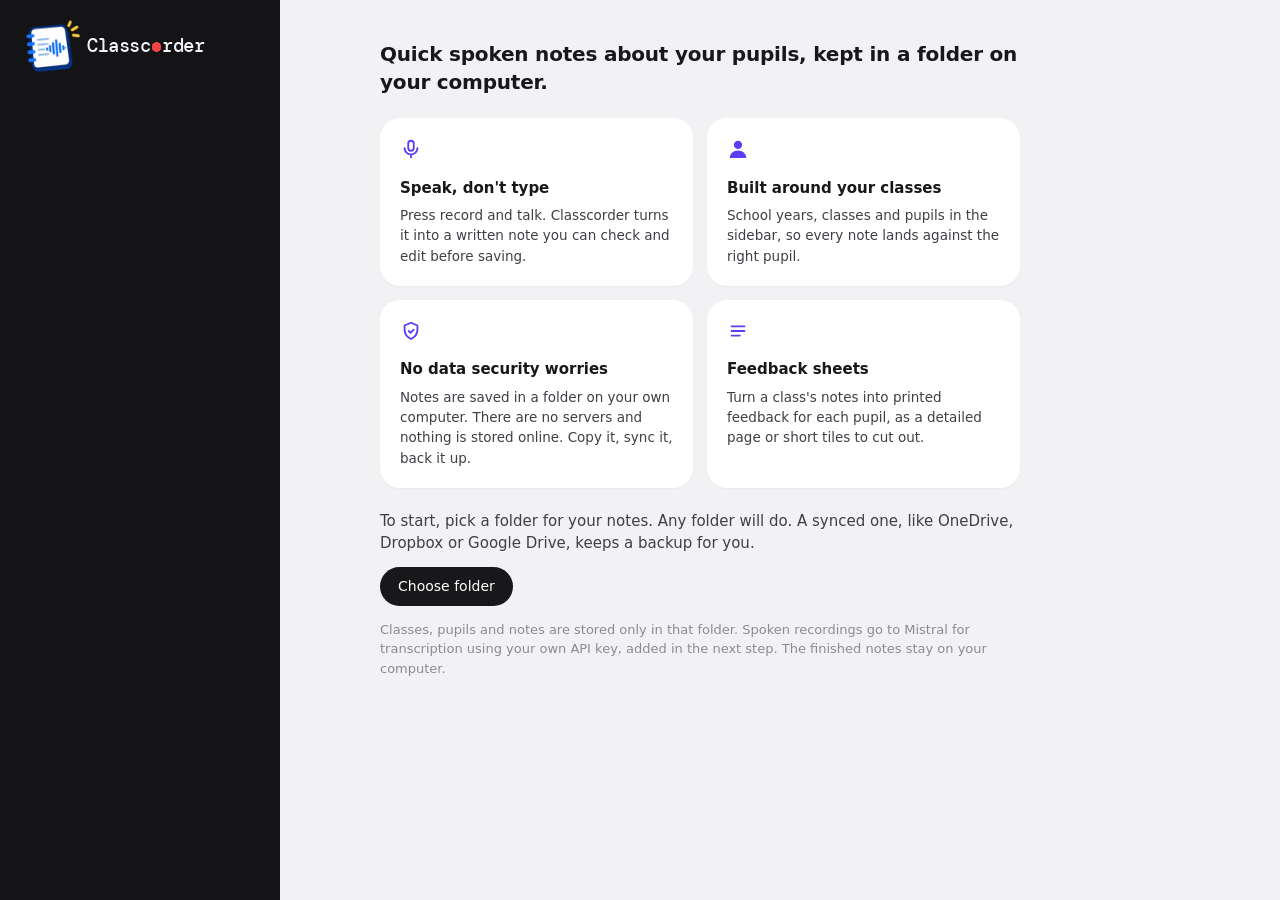
<file: app/static/index.html>
<!doctype html>
<html lang="en">
<head>
<meta charset="utf-8">
<meta name="viewport" content="width=device-width, initial-scale=1">
<!-- Only this site's own scripts may run, and the page may only connect to Mistral. -->
<meta http-equiv="Content-Security-Policy" content="default-src 'self'; script-src 'self'; style-src 'self'; connect-src 'self' https://api.mistral.ai; img-src 'self' data:; media-src 'self' blob:; object-src 'none'; base-uri 'none'; form-action 'none'">
<meta name="referrer" content="no-referrer">
<title>Classcorder</title>
<link rel="icon" type="image/png" href="./images/favicon.png">
<link rel="apple-touch-icon" href="./images/apple-touch-icon.png">
<link rel="stylesheet" href="./app.css">
<script type="module" src="./app.js"></script>
</head>
<body>
<div class="layout">
  <aside>
    <div class="brand">
      <img class="logo" src="./images/logo.png" alt="">
      <span class="wordmark" aria-hidden="true">Classc<span class="rec-o"></span>rder</span>
      <span class="sr-only">Classcorder</span>
    </div>
    <button class="side-link" id="nav-feedback" hidden><span class="ico i-note"></span> Feedback sheets</button>
    <div class="find" id="find-box" hidden>
      <span class="ico i-search"></span>
      <input type="search" id="find" placeholder="Find pupil" autocomplete="off" spellcheck="false"
        role="combobox" aria-expanded="false" aria-controls="find-results" aria-label="Find pupil">
      <kbd>/</kbd>
      <ul class="find-results" id="find-results" role="listbox" hidden></ul>
    </div>
    <nav class="tree" id="tree" aria-label="Recent pupils, school years and classes"></nav>
    <button class="btn add-class" id="add-class" hidden></button>
    <button class="side-link" id="nav-settings" hidden><span class="ico i-settings"></span> Settings</button>
  </aside>
  <nav id="roster" aria-label="Pupils in the class" hidden></nav>
  <main id="main"></main>
</div>
<dialog class="modal" id="modal" aria-labelledby="modal-title"></dialog>
<dialog class="modal" id="confirm" aria-labelledby="confirm-title"></dialog>

<template id="folder-view">
  <div class="intro">
    <p class="intro-tagline">Quick spoken notes about your pupils, kept in a folder on your computer.</p>
    <div class="intro-features">
      <div class="intro-feature">
        <span class="ico i-mic"></span>
        <h3>Speak, don't type</h3>
        <p>Press record and talk. Classcorder turns it into a written note you can check and edit before saving.</p>
      </div>
      <div class="intro-feature">
        <span class="ico i-person"></span>
        <h3>Built around your classes</h3>
        <p>School years, classes and pupils in the sidebar, so every note lands against the right pupil.</p>
      </div>
      <div class="intro-feature">
        <span class="ico i-shield"></span>
        <h3>No data security worries</h3>
        <p>Notes are saved in a folder on your own computer. There are no servers and nothing is stored online. Copy it, sync it, back it up.</p>
      </div>
      <div class="intro-feature">
        <span class="ico i-note"></span>
        <h3>Feedback sheets</h3>
        <p>Turn a class's notes into printed feedback for each pupil, as a detailed page or short tiles to cut out.</p>
      </div>
    </div>
    <p class="intro-lead">To start, pick a folder for your notes. Any folder will do. A synced one, like OneDrive, Dropbox or Google Drive, keeps a backup for you.</p>
    <p id="folder-hint" hidden>Your browser needs permission to use the folder again.</p>
    <div class="row">
      <button class="btn primary" id="folder-button">Choose folder</button>
      <span class="status" id="folder-status"></span>
    </div>
    <p class="intro-fine">Classes, pupils and notes are stored only in that folder. Spoken recordings go to Mistral for transcription using your own API key, added in the next step. The finished notes stay on your computer.</p>
  </div>
</template>

<template id="year-modal">
  <form class="modal-form">
    <header>
      <h2 id="modal-title"></h2>
      <p class="sub">Each school year's classes, pupils and notes are kept in their own file in the Data folder.</p>
    </header>
    <div class="modal-body">
      <label class="check" id="y-copy-row">
        <input type="checkbox" id="y-copy" checked>
        <span><strong id="y-copy-title"></strong><span class="sub">Notes aren't copied. They stay with the old year.</span></span>
      </label>
      <p class="status error" id="y-error"></p>
    </div>
    <footer>
      <span class="spacer"></span>
      <button type="button" class="btn" data-close>Cancel</button>
      <button class="btn primary">Start school year</button>
    </footer>
  </form>
</template>

<template id="class-modal">
  <form class="modal-form wide">
    <header>
      <h2 id="modal-title"></h2>
      <p class="sub" id="m-sub"></p>
    </header>
    <div class="modal-body">
      <label class="field">Class name
        <input id="m-name" placeholder="For example 7B or Year 3 Maple" autocomplete="off">
      </label>
      <section class="field" id="m-pupils-section">
        <span>Pupils <span class="count" id="m-count"></span></span>
        <ul class="pupil-edit" id="m-pupils"></ul>
        <p class="status error" id="m-summary"></p>
      </section>
      <label class="field"><span>Add pupils <span class="count" id="m-add-count"></span></span>
        <textarea id="m-add" placeholder="One name per line. You can paste a column of names from a spreadsheet."></textarea>
      </label>
      <p class="status error" id="m-error"></p>
    </div>
    <footer>
      <button type="button" class="btn danger" id="m-delete">Delete class</button>
      <span class="spacer"></span>
      <button type="button" class="btn" data-close>Cancel</button>
      <button class="btn primary" id="m-save">Save</button>
    </footer>
  </form>
</template>

<template id="feedback-view">
  <header class="page-head">
    <div>
      <p class="eyebrow" id="f-year"></p>
      <h2>Feedback sheets</h2>
    </div>
  </header>
  <section class="wizard" id="f-wizard">
    <ol class="stepper" id="f-stepper"></ol>

    <div class="step" data-step="1">
      <h3>Which class?</h3>
      <div class="choices" id="f-classes"></div>
    </div>

    <div class="step" data-step="2">
      <h3>Which notes?</h3>
      <p class="step-sub">Feedback is written from the notes made on one day.</p>
      <div class="choices" id="f-periods"></div>
    </div>

    <div class="step" data-step="3">
      <h3>Which layout?</h3>
      <div class="choices layouts" id="f-layouts"></div>
    </div>

    <div class="step" data-step="4">
      <h3>Set up the sheets</h3>
      <div class="option-groups">
        <fieldset class="option-group">
          <legend>On each sheet</legend>
          <label class="field-dark">Heading
            <input id="f-heading" placeholder="For example 7EF Dance feedback" autocomplete="off">
          </label>
          <label class="field-dark">Date
            <input type="date" id="f-date">
          </label>
          <label class="check-dark"><input type="checkbox" id="f-showName"> Pupil name</label>
          <div class="check-dark">
            <label><input type="checkbox" id="f-showScore"> Score</label>
            <label class="score-out-label" id="f-score-out-label">out of <input type="number" id="f-score-out" min="1" max="1000" inputmode="numeric"></label>
          </div>
          <label class="check-dark"><input type="checkbox" id="f-showFooter"> Your name and the date</label>
          <p class="option-note" id="f-teacher-note"></p>
        </fieldset>
        <fieldset class="option-group">
          <legend>Who gets a sheet</legend>
          <label class="check-dark"><input type="checkbox" id="f-empty"> Pupils with no notes, to fill in by hand</label>
          <label class="check-dark"><input type="checkbox" id="f-copies"> A copy for each member of a group</label>
        </fieldset>
      </div>
      <section class="option-group sheet-list">
        <h4 class="legend">Sheets</h4>
        <p class="option-note">Untick a sheet to leave it out. Pupils who share the same notes start out in a group, which gets one sheet; move pupils between groups with the menus.</p>
        <div id="f-sheets"></div>
      </section>
    </div>

    <footer class="wizard-foot">
      <button type="button" class="btn dark" id="f-back">Back</button>
      <p class="status" id="f-status"></p>
      <span class="spacer"></span>
      <button type="button" class="btn light" id="f-next">Next</button>
      <button type="button" class="btn light" id="f-generate">Generate sheets</button>
    </footer>
  </section>
  <section class="card f-saved" id="f-saved" hidden>
    <h3>Saved sheets</h3>
    <p class="sub" id="f-saved-sub"></p>
    <ul id="f-saved-list"></ul>
  </section>
</template>

<template id="report-view">
  <header class="page-head report-head">
    <div>
      <button type="button" class="link-button back-link" id="r-back">&lsaquo; Feedback sheets</button>
      <h2 id="r-title"></h2>
      <p class="eyebrow" id="r-sub"></p>
    </div>
    <button type="button" class="btn primary" id="r-print">Print</button>
  </header>
  <p class="report-status" id="r-status"></p>
  <article id="r-paper"></article>
</template>

<template id="confirm-modal">
  <form class="modal-form">
    <header>
      <h2 id="confirm-title"></h2>
      <p class="sub confirm-text" id="c-text"></p>
    </header>
    <footer>
      <span class="spacer"></span>
      <button type="button" class="btn" id="c-cancel">Cancel</button>
      <button class="btn primary" id="c-ok">OK</button>
    </footer>
  </form>
</template>

<template id="settings-view">
  <header class="page-head">
    <div>
      <p class="eyebrow">Classcorder</p>
      <h2>Settings</h2>
    </div>
  </header>
  <section class="card settings">
    <div class="setting">
      <div>
        <h3>Notes folder</h3>
        <p>Saving to <strong id="s-folder"></strong>. Keep it inside OneDrive so it is backed up.</p>
      </div>
      <button class="btn" id="s-change-folder">Change folder</button>
    </div>
    <div class="setting">
      <div>
        <h3>Export everything</h3>
        <p id="s-export-text"></p>
      </div>
      <button class="btn" id="s-export-all">Export all (Excel)</button>
    </div>
    <div class="setting column">
      <div>
        <h3>Your name</h3>
        <p>Shown with the date on feedback sheets. Saved on this computer only.</p>
      </div>
      <div class="row">
        <input id="s-teacher" class="text-input" placeholder="For example Miss Blezard" autocomplete="off">
        <span class="status" id="s-teacher-status"></span>
      </div>
    </div>
    <div class="setting">
      <div>
        <h3>Mistral</h3>
        <p id="s-spend"></p>
        <p class="sub">Mistral bills your own account. Set a monthly spending limit in the Mistral console.</p>
      </div>
      <button class="btn" id="s-key"></button>
    </div>
    <div class="setting column">
      <div>
        <h3>Tidy instructions</h3>
        <p>Extra instructions for how recordings and typed notes are tidied, added to the built-in rules. Saved on this computer only.</p>
      </div>
      <textarea id="s-prompt" rows="3" placeholder="For example: write for a year 7 pupil; no exclamation marks; keep sentences short."></textarea>
      <div class="row">
        <button class="btn" id="s-prompt-save">Save instructions</button>
        <span class="status" id="s-prompt-status"></span>
      </div>
    </div>
  </section>
</template>

<template id="unsupported-view">
  <div class="card key-card">
    <h2>Please use Chrome or Edge</h2>
    <p>This app saves notes into a folder on your computer, which only Chrome and Microsoft Edge allow. Open this page in one of those browsers.</p>
  </div>
</template>

<template id="key-view">
  <div class="card key-card">
    <h2>Connect to Mistral</h2>
    <p>Enter your Mistral API key. Recordings and transcripts are sent to Mistral for transcription and tidying. Notes are saved only in the folder you chose.</p>
    <form id="key-form">
      <input type="text" name="username" value="Mistral API key" autocomplete="username" hidden>
      <input type="password" name="password" id="key-input" placeholder="API key" autocomplete="current-password" required>
      <ul>
        <li>Let the browser save it in its password manager when asked, so you don't need to type it again.</li>
        <li>Set a monthly spending limit in the Mistral console.</li>
      </ul>
      <div class="row">
        <button class="btn primary" id="key-save">Connect</button>
        <span class="status" id="key-status"></span>
      </div>
    </form>
  </div>
</template>

<template id="pupil-view">
  <header class="page-head">
    <div>
      <p class="eyebrow"><span id="pupil-class"></span> · <span id="pupil-year"></span></p>
      <h2></h2>
    </div>
    <div class="row">
      <button class="round" id="prev-pupil" title="Previous pupil" aria-label="Previous pupil"><span class="ico i-prev"></span></button>
      <button class="round" id="next-pupil" title="Next pupil" aria-label="Next pupil"><span class="ico i-next"></span></button>
      <button class="round" id="export-pupil" title="Export notes to the Exports folder" aria-label="Export notes"><span class="ico i-export"></span></button>
      <button class="round danger" id="delete-pupil" title="Delete pupil" aria-label="Delete pupil"><span class="ico i-trash"></span></button>
    </div>
  </header>
  <p class="banner" id="past-year" hidden>This is a past school year. You can edit or delete notes, but new notes go in the current year.</p>
  <section class="composer" id="recorder">
    <div class="composer-bar">
      <button class="rec-button" id="rec"><span class="rec-dot"></span><span id="rec-label">Record</span></button>
      <canvas id="wave" aria-hidden="true"></canvas>
      <span class="timer" id="timer">0:00</span>
    </div>
    <div class="composer-body">
      <textarea id="draft" placeholder="Press Record and speak, or type a note here. Recordings are tidied automatically. Press Tidy to tidy the note, or select some text to tidy just that part."></textarea>
      <div class="composer-foot">
        <p class="status" id="status">Press Record and speak your note.</p>
        <button class="btn" id="tidy" disabled>Tidy</button>
        <button class="btn" id="discard" disabled>Discard</button>
        <button class="btn primary" id="save" disabled>Save note</button>
      </div>
    </div>
  </section>
  <h3 class="section-title">Notes <span class="count" id="note-count"></span></h3>
  <div id="notes"></div>
</template>

<template id="group-view">
  <header class="page-head">
    <div>
      <p class="eyebrow"><span id="g-context"></span> · Group note</p>
      <h2>Group note</h2>
    </div>
    <div class="row">
      <button class="btn" id="g-done">Done</button>
    </div>
  </header>
  <p class="banner" id="g-picked"></p>
  <section class="composer" id="recorder">
    <div class="composer-bar">
      <button class="rec-button" id="rec"><span class="rec-dot"></span><span id="rec-label">Record</span></button>
      <canvas id="wave" aria-hidden="true"></canvas>
      <span class="timer" id="timer">0:00</span>
    </div>
    <div class="composer-body">
      <textarea id="draft" placeholder="Press Record and speak, or type a note here. The note is saved against every pupil you choose in the roster."></textarea>
      <div class="composer-foot">
        <p class="status" id="status">Choose pupils in the roster, then record or type.</p>
        <button class="btn" id="tidy" disabled>Tidy</button>
        <button class="btn" id="discard" disabled>Discard</button>
        <button class="btn primary" id="save" disabled>Save note</button>
      </div>
    </div>
  </section>
</template>
</body>
</html>
</file>
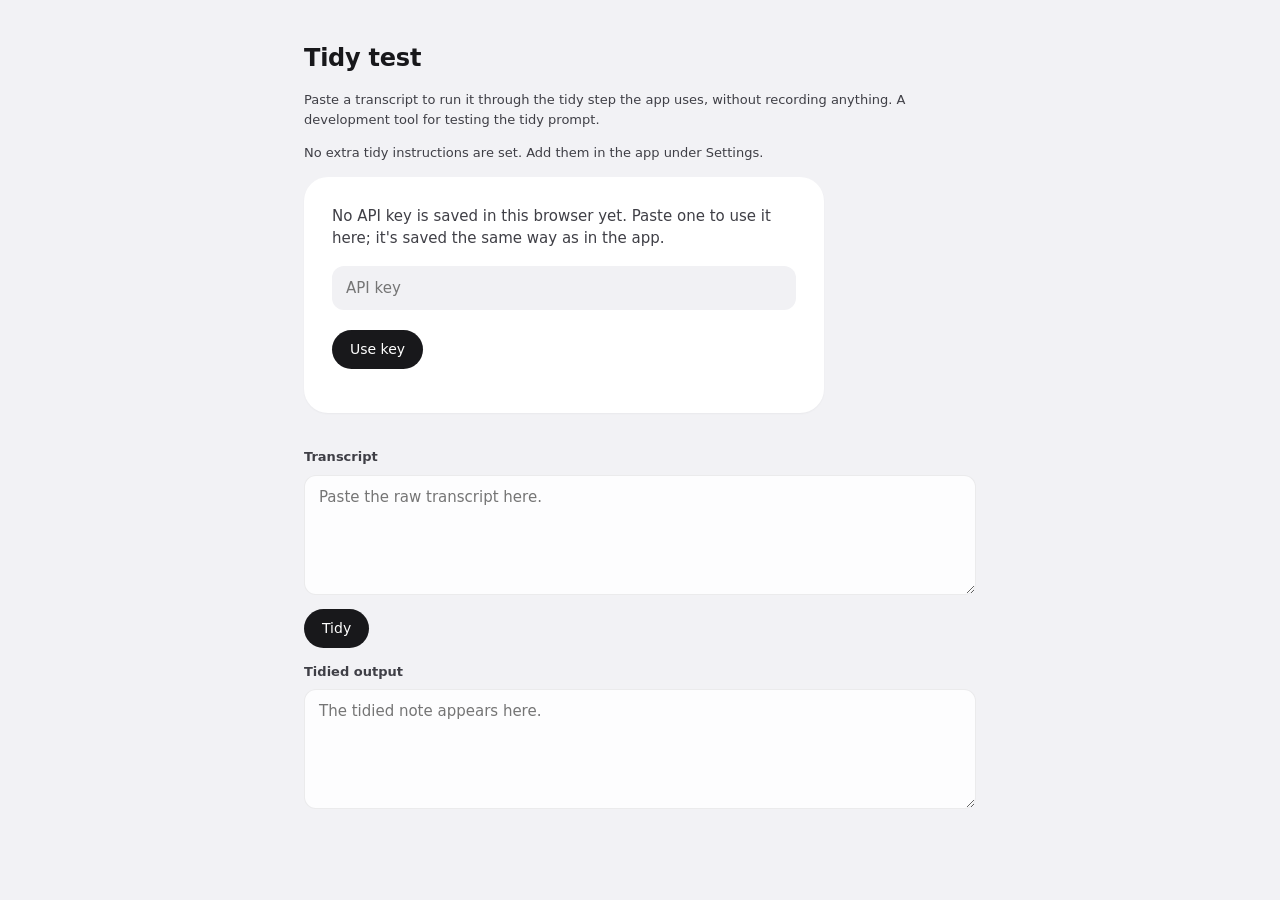
<file: app/static/tidy-test.html>
<!doctype html>
<html lang="en">
<head>
<meta charset="utf-8">
<meta name="viewport" content="width=device-width, initial-scale=1">
<!-- Only this site's own scripts may run, and the page may only connect to Mistral. -->
<meta http-equiv="Content-Security-Policy" content="default-src 'self'; script-src 'self'; style-src 'self'; connect-src 'self' https://api.mistral.ai; img-src 'self' data:; object-src 'none'; base-uri 'none'; form-action 'none'">
<title>Tidy test · Classcorder</title>
<link rel="stylesheet" href="./app.css">
<script type="module" src="./tidy-test.js"></script>
</head>
<body>
<main class="tidy-test">
  <h1>Tidy test</h1>
  <p class="sub">Paste a transcript to run it through the tidy step the app uses, without recording anything. A development tool for testing the tidy prompt.</p>
  <p class="sub" id="custom"></p>
  <div class="card key-card" id="key-card" hidden>
    <p>No API key is saved in this browser yet. Paste one to use it here; it's saved the same way as in the app.</p>
    <div class="row">
      <input type="password" id="key-input" placeholder="API key" autocomplete="off">
      <button class="btn primary" id="key-save">Use key</button>
    </div>
    <p class="status" id="key-status"></p>
  </div>
  <label class="field">Transcript
    <textarea id="in" placeholder="Paste the raw transcript here."></textarea>
  </label>
  <div class="row">
    <button class="btn primary" id="run">Tidy</button>
    <span class="status" id="status"></span>
  </div>
  <label class="field">Tidied output
    <textarea id="out" placeholder="The tidied note appears here."></textarea>
  </label>
  <p class="meta" id="meta"></p>
</main>
</body>
</html>
</file>
<file: app/static/app.css>
/* DM Mono (SIL Open Font Licence), served locally because the CSP blocks font hosts. */
@font-face { font-family: 'DM Mono'; src: url('fonts/dm-mono-500.woff2') format('woff2'); font-weight: 500; font-display: swap; }

/* Dark surfaces hold the controls (sidebar, record bar); light surfaces hold what is read and written. */
:root {
  --page: #f2f2f5; --paper: #fff; --ink: #18181b; --ink-soft: #3f3f46; --muted: #8a8a93; --line: #ececf0;
  --chip: #f1f1f4; --pink: #fce6f3; --violet: #5b3df5; --red: #ef4444; --amber: #b45309;
  --dark: #141416; --dark-2: #1f1f23; --dark-3: #2a2a2f; --dark-line: rgba(255, 255, 255, .08);
  --on-dark: #f4f4f6; --on-dark-muted: #8e8e98;
  --glass: rgba(255, 255, 255, .8); --glass-line: rgba(20, 20, 30, .08);
  color-scheme: light;
}
* { box-sizing: border-box; }
body { margin: 0; font: 15px/1.5 system-ui, -apple-system, "Segoe UI", sans-serif; background: var(--page); color: var(--ink); -webkit-font-smoothing: antialiased; }
[hidden] { display: none !important; }
ul { list-style: none; margin: 0; padding: 0; }
h2 { margin: 0; letter-spacing: -.01em; }
input, textarea, select { font: inherit; color: inherit; }
.row { display: flex; gap: 8px; align-items: center; flex-wrap: wrap; }
.empty { color: var(--muted); }
.status { color: var(--muted); font-size: 13px; }
.status.error { color: var(--red); }
.spacer { flex: 1; }

/* Icons, drawn as masks so they take the text colour */
.ico, .node-button.leaf::before { display: inline-block; flex: none; width: 18px; height: 18px; background: currentColor; -webkit-mask: var(--i) center / contain no-repeat; mask: var(--i) center / contain no-repeat; }
.i-person, .node-button.leaf::before { --i: url("data:image/svg+xml,%3Csvg xmlns='http://www.w3.org/2000/svg' viewBox='0 0 16 16'%3E%3Ccircle cx='8' cy='5' r='3'/%3E%3Cpath d='M2 14.5c0-3.3 2.7-5.5 6-5.5s6 2.2 6 5.5z'/%3E%3C/svg%3E"); }
.i-note { --i: url("data:image/svg+xml,%3Csvg xmlns='http://www.w3.org/2000/svg' viewBox='0 0 24 24' fill='none' stroke='black' stroke-width='2' stroke-linecap='round'%3E%3Cpath d='M5 7h14M5 12h14M5 17h9'/%3E%3C/svg%3E"); }
.i-export { --i: url("data:image/svg+xml,%3Csvg xmlns='http://www.w3.org/2000/svg' viewBox='0 0 24 24' fill='none' stroke='black' stroke-width='2' stroke-linecap='round' stroke-linejoin='round'%3E%3Cpath d='M12 15V3M7 8l5-5 5 5M5 13v6a2 2 0 0 0 2 2h10a2 2 0 0 0 2-2v-6'/%3E%3C/svg%3E"); }
.i-trash { --i: url("data:image/svg+xml,%3Csvg xmlns='http://www.w3.org/2000/svg' viewBox='0 0 24 24' fill='none' stroke='black' stroke-width='2' stroke-linecap='round' stroke-linejoin='round'%3E%3Cpath d='M4 7h16M10 11v6M14 11v6M6 7l1 13h10l1-13M9 7V4h6v3'/%3E%3C/svg%3E"); }
.i-settings { --i: url("data:image/svg+xml,%3Csvg xmlns='http://www.w3.org/2000/svg' viewBox='0 0 24 24' fill='none' stroke='black' stroke-width='2' stroke-linecap='round' stroke-linejoin='round'%3E%3Cpath d='M12.22 2h-.44a2 2 0 0 0-2 2v.18a2 2 0 0 1-1 1.73l-.43.25a2 2 0 0 1-2 0l-.15-.08a2 2 0 0 0-2.73.73l-.22.38a2 2 0 0 0 .73 2.73l.15.1a2 2 0 0 1 1 1.72v.51a2 2 0 0 1-1 1.74l-.15.09a2 2 0 0 0-.73 2.73l.22.38a2 2 0 0 0 2.73.73l.15-.08a2 2 0 0 1 2 0l.43.25a2 2 0 0 1 1 1.73V20a2 2 0 0 0 2 2h.44a2 2 0 0 0 2-2v-.18a2 2 0 0 1 1-1.73l.43-.25a2 2 0 0 1 2 0l.15.08a2 2 0 0 0 2.73-.73l.22-.39a2 2 0 0 0-.73-2.73l-.15-.08a2 2 0 0 1-1-1.74v-.5a2 2 0 0 1 1-1.74l.15-.09a2 2 0 0 0 .73-2.73l-.22-.38a2 2 0 0 0-2.73-.73l-.15.08a2 2 0 0 1-2 0l-.43-.25a2 2 0 0 1-1-1.73V4a2 2 0 0 0-2-2z'/%3E%3Ccircle cx='12' cy='12' r='3'/%3E%3C/svg%3E"); }
.i-search { --i: url("data:image/svg+xml,%3Csvg xmlns='http://www.w3.org/2000/svg' viewBox='0 0 24 24' fill='none' stroke='black' stroke-width='2' stroke-linecap='round'%3E%3Ccircle cx='11' cy='11' r='7'/%3E%3Cpath d='m20 20-3.5-3.5'/%3E%3C/svg%3E"); }
.i-prev { --i: url("data:image/svg+xml,%3Csvg xmlns='http://www.w3.org/2000/svg' viewBox='0 0 24 24' fill='none' stroke='black' stroke-width='2' stroke-linecap='round' stroke-linejoin='round'%3E%3Cpath d='M15 6l-6 6 6 6'/%3E%3C/svg%3E"); }
.i-mic { --i: url("data:image/svg+xml,%3Csvg xmlns='http://www.w3.org/2000/svg' viewBox='0 0 24 24' fill='none' stroke='black' stroke-width='2' stroke-linecap='round' stroke-linejoin='round'%3E%3Crect x='9' y='3' width='6' height='11' rx='3'/%3E%3Cpath d='M5 11a7 7 0 0 0 14 0M12 18v3'/%3E%3C/svg%3E"); }
.i-shield { --i: url("data:image/svg+xml,%3Csvg xmlns='http://www.w3.org/2000/svg' viewBox='0 0 24 24' fill='none' stroke='black' stroke-width='2' stroke-linecap='round' stroke-linejoin='round'%3E%3Cpath d='M12 3l7 3v5c0 4.5-3 7.7-7 9.7-4-2-7-5.2-7-9.7V6z'/%3E%3Cpath d='M9.5 12l2 2 3.5-3.5'/%3E%3C/svg%3E"); }
.i-next { --i: url("data:image/svg+xml,%3Csvg xmlns='http://www.w3.org/2000/svg' viewBox='0 0 24 24' fill='none' stroke='black' stroke-width='2' stroke-linecap='round' stroke-linejoin='round'%3E%3Cpath d='M9 6l6 6-6 6'/%3E%3C/svg%3E"); }
.i-sparkle { --i: url("data:image/svg+xml,%3Csvg xmlns='http://www.w3.org/2000/svg' viewBox='0 0 24 24'%3E%3Cpath d='M10 2l1.8 5.7L17.5 9.5l-5.7 1.8L10 17l-1.8-5.7L2.5 9.5l5.7-1.8zM18 14l.9 2.6 2.6.9-2.6.9L18 21l-.9-2.6-2.6-.9 2.6-.9z'/%3E%3C/svg%3E"); }

/* Buttons */
.btn { font: inherit; font-size: 14px; font-weight: 500; border: 0; background: var(--chip); color: var(--ink); border-radius: 999px; padding: 9px 18px; cursor: pointer; transition: background .15s; }
.btn:hover { background: #e6e6ea; }
.btn:focus-visible, .round:focus-visible, .pill:focus-visible { outline: 2px solid var(--violet); outline-offset: 2px; }
.btn.small { font-size: 13px; padding: 5px 12px; }
.btn.primary { background: var(--ink); color: #fff; }
.btn.primary:hover { background: #2c2c31; }
.btn.danger { background: #fdecec; color: var(--red); }
.btn.primary.destructive { background: var(--red); color: #fff; }
.btn.primary.destructive:hover { background: #dc2626; }
.btn:disabled, .round:disabled, .rec-button:disabled { opacity: .45; cursor: default; }
.round { display: grid; place-items: center; width: 44px; height: 44px; border: 0; border-radius: 50%; background: var(--chip); color: var(--ink); cursor: pointer; }
.round:hover { background: #e6e6ea; }
.round.danger { background: #fdecec; color: var(--red); }

/* Layout */
.layout { display: grid; grid-template-columns: 280px 1fr; min-height: 100vh; }
.layout.with-roster { grid-template-columns: 280px 196px 1fr; }
main { display: flex; flex-direction: column; padding: 40px 40px 24px; max-width: 880px; width: 100%; min-height: 100vh; margin: 0 auto; }

/* Sidebar: dark control surface */
aside { position: sticky; top: 0; height: 100vh; background: var(--dark); color: var(--on-dark); padding: 24px 16px 16px; display: flex; flex-direction: column; gap: 16px; color-scheme: dark; }
.brand { display: flex; align-items: center; gap: 8px; font-family: 'DM Mono', ui-monospace, monospace; font-weight: 500; font-size: 19px; padding: 0 0 4px; letter-spacing: -.02em; }
.brand .logo { flex: none; width: 56px; height: 56px; margin: -6px -2px -6px 9px; /* left edge lines up with the sidebar link icons */ }
/* The "o" in the name is drawn as a red record dot, the same red as the Record button. */
.wordmark { white-space: nowrap; }
.rec-o { display: inline-block; width: .6em; height: .5em; vertical-align: baseline; background: radial-gradient(circle closest-side, var(--red) 92%, transparent 100%); }
.sr-only { position: absolute; width: 1px; height: 1px; overflow: hidden; clip-path: inset(50%); white-space: nowrap; }
/* Tidy test page: a development tool for testing the tidy prompt */
.tidy-test { max-width: 720px; margin: 0 auto; padding: 40px 24px; display: flex; flex-direction: column; gap: 14px; }
.tidy-test h1 { margin: 0; font-size: 24px; letter-spacing: -.01em; }
.tidy-test .sub { margin: 0; color: var(--ink-soft); }
.tidy-test .meta { margin: 0; font-size: 13px; line-height: 1.5; color: var(--muted); }

/* Roster: the class's pupils beside the main screen while a pupil is open */
#roster { position: sticky; top: 0; height: 100vh; background: var(--paper); border-right: 1px solid var(--line); padding: 24px 10px 16px; overflow-y: auto; }
#roster h3 { margin: 0 0 10px; padding: 0 10px; font-size: 17px; font-weight: 650; letter-spacing: -.01em; color: var(--ink); }
#roster li { margin: 1px 0; }
#roster button { display: flex; align-items: center; gap: 6px; width: 100%; padding: 6px 10px; border: 0; border-radius: 10px; background: none; font: inherit; font-size: 14px; text-align: left; cursor: pointer; }
#roster button .label { flex: 1; min-width: 0; overflow: hidden; text-overflow: ellipsis; white-space: nowrap; }
#roster button:hover { background: var(--chip); }
#roster button.active { background: var(--pink); }
#roster .count { flex: none; font-size: 12px; color: var(--muted); }
#roster .roster-edit { display: block; width: 100%; margin-top: 12px; padding: 6px 10px; border: 0; border-radius: 10px; background: none; font: inherit; font-size: 13px; color: var(--muted); text-align: left; cursor: pointer; }
#roster .roster-edit:hover { background: var(--chip); color: var(--ink); }
#roster button .check { flex: none; width: 15px; height: 15px; border: 1.5px solid var(--muted); border-radius: 5px; }
#roster button.checked .check { background: var(--violet); border-color: var(--violet); }
#roster button.checked .check::after { content: '✓'; display: block; color: #fff; font-size: 11px; line-height: 13px; text-align: center; }
#roster button.checked { background: var(--pink); }

.tree { flex: 1; overflow-y: auto; margin: 0 -4px; padding: 0 4px; }
.tree .branch { margin-left: 13px; padding-left: 6px; border-left: 1px solid var(--dark-line); }
.tree li { margin: 2px 0; }
.node { display: flex; align-items: center; border-radius: 10px; }
.node:hover { background: var(--dark-2); }
.node-button { flex: 1; min-width: 0; width: 100%; display: flex; align-items: center; gap: 8px; padding: 7px 10px; border: 0; border-radius: 10px; background: none; color: inherit; font: inherit; text-align: left; cursor: pointer; }
.node-button .label { overflow: hidden; text-overflow: ellipsis; white-space: nowrap; }
.node-button.year { font-weight: 600; }
.node-button.leaf { color: #d4d4da; }
.node-button.leaf::before { content: ''; width: 14px; height: 14px; opacity: .5; }
.node-button.leaf:hover { background: var(--dark-2); }
.node-button.leaf.active { background: var(--pink); color: var(--ink); font-weight: 500; }
.node-button.leaf.active::before { opacity: .8; }
.node-button.add { color: var(--on-dark-muted); font-size: 14px; }
.node-button.add:hover { color: var(--on-dark); background: var(--dark-2); }
.node-button.add:disabled { cursor: default; background: none; }
.caret { flex: none; width: 10px; font-size: 9px; color: var(--on-dark-muted); transition: transform .15s; }
.caret::before { content: '\25B6'; }
[aria-expanded="true"] > .caret { transform: rotate(90deg); }
.count { margin-left: auto; color: var(--on-dark-muted); font-size: 12px; font-weight: 400; }
.tag { font-size: 11px; font-weight: 500; padding: 1px 8px; border-radius: 999px; background: rgba(139, 116, 255, .2); color: #c4b8ff; }
.icon { flex: none; border: 0; background: none; color: var(--on-dark-muted); font: inherit; font-size: 12px; padding: 4px 10px; border-radius: 8px; cursor: pointer; }
.icon:hover { color: var(--on-dark); background: var(--dark-3); }
.node .icon { opacity: 0; }
.node:hover .icon, .node .icon:focus-visible { opacity: 1; }
.tree .empty { padding: 6px 10px; font-size: 14px; color: var(--on-dark-muted); }
/* Find pupil */
.find { position: relative; display: flex; align-items: center; gap: 8px; background: var(--dark-2); border-radius: 12px; padding: 0 10px; color: var(--on-dark-muted); }
.find:focus-within { outline: 2px solid var(--violet); outline-offset: -2px; color: var(--on-dark); }
.find .ico { width: 15px; height: 15px; }
.find input { flex: 1; min-width: 0; border: 0; background: none; color: var(--on-dark); padding: 9px 0; outline: none; }
.find input::placeholder { color: var(--on-dark-muted); }
.find input::-webkit-search-cancel-button { display: none; }
.find kbd { font: 12px ui-monospace, monospace; border: 1px solid var(--dark-line); border-radius: 6px; padding: 0 6px; color: var(--on-dark-muted); }
.find:focus-within kbd { display: none; }
.find-results { position: absolute; z-index: 5; top: calc(100% + 6px); left: 0; right: 0; background: var(--dark-2); border: 1px solid var(--dark-line); border-radius: 12px; padding: 4px; box-shadow: 0 12px 32px rgba(0, 0, 0, .4); }
.find-results li { display: flex; align-items: center; gap: 8px; padding: 8px 10px; border-radius: 8px; color: var(--on-dark); cursor: pointer; }
.find-results li .label { overflow: hidden; text-overflow: ellipsis; white-space: nowrap; }
.find-results li.highlighted { background: var(--dark-3); }
.find-results li.none { color: var(--on-dark-muted); cursor: default; }
/* Sidebar sections */
.node-button.klass { color: #d4d4da; }
.node-button.klass:hover { background: var(--dark-2); }
.node-button.klass.active { background: var(--pink); color: var(--ink); font-weight: 500; cursor: default; }
.node-button.klass.active:hover { background: var(--pink); }
.node-button.active .count { color: var(--muted); }
.btn.add-class { width: 100%; background: none; color: var(--on-dark); border: 1px dashed rgba(255, 255, 255, .2); padding: 10px 14px; }
.btn.add-class:hover { background: var(--dark-2); }
#nav-settings { position: relative; }
#nav-settings::before { content: ''; position: absolute; left: 0; right: 0; top: -8px; border-top: 1px solid var(--dark-line); }

/* Reading surface */
.page-head { display: flex; justify-content: space-between; align-items: flex-end; gap: 16px; margin-bottom: 24px; }
.page-head h2 { font-size: 30px; font-weight: 650; }
.eyebrow { margin: 0 0 2px; color: var(--muted); font-size: 13px; font-weight: 500; }
.card { background: var(--paper); border-radius: 24px; padding: 28px; margin-bottom: 20px; box-shadow: 0 1px 2px rgba(0, 0, 0, .04); }
.key-card { max-width: 520px; }
.key-card h2 { font-size: 22px; margin-bottom: 10px; }
.key-card p { margin: 0 0 16px; color: var(--ink-soft); }
.key-card input[type=password] { width: 100%; margin-bottom: 12px; background: var(--chip); border: 0; border-radius: 12px; padding: 11px 14px; }
.key-card ul { list-style: disc; padding-left: 20px; margin: 0 0 16px; font-size: 13px; color: var(--muted); }
.key-card label { margin-bottom: 12px; font-size: 14px; }

/* First-run intro: what Classcorder is, then the folder choice */
.intro { max-width: 640px; }
.intro-tagline { font-size: 20px; font-weight: 650; line-height: 1.4; margin: 0; letter-spacing: -.01em; }
.intro-features { display: grid; grid-template-columns: 1fr 1fr; gap: 14px; margin: 22px 0; }
.intro-feature { background: var(--paper); border-radius: 20px; padding: 20px; box-shadow: 0 1px 2px rgba(0, 0, 0, .04); }
.intro-feature .ico { width: 22px; height: 22px; color: var(--violet); margin-bottom: 10px; }
.intro-feature h3 { margin: 0 0 6px; font-size: 15px; }
.intro-feature p { margin: 0; font-size: 13.5px; line-height: 1.5; color: var(--ink-soft); }
.intro-lead { margin: 0 0 12px; color: var(--ink-soft); }
.intro-fine { font-size: 13px; line-height: 1.5; color: var(--muted); margin: 14px 0 0; }
@media (max-width: 620px) { .intro-features { grid-template-columns: 1fr; } }
/* Settings: one row per setting, description on the left and its button on the right */
.settings { padding: 8px 28px; max-width: 680px; }
.setting { display: flex; align-items: center; gap: 24px; padding: 20px 0; }
.setting + .setting { border-top: 1px solid var(--chip); }
.setting > div { flex: 1; }
.setting h3 { font-size: 15px; font-weight: 600; margin: 0 0 4px; }
.setting p { margin: 0; color: var(--ink-soft); font-size: 14px; }
.setting p.sub { margin-top: 4px; color: var(--muted); font-size: 13px; }
.setting .btn { flex: none; }
.setting.column { flex-direction: column; align-items: stretch; }
.setting textarea { font: inherit; background: var(--chip); border: 0; border-radius: 12px; padding: 10px 12px; min-height: 76px; resize: vertical; }
/* Page headings */
.page-head .btn { display: inline-flex; align-items: center; gap: 8px; }
.page-head .btn .ico { width: 16px; height: 16px; }
.banner { background: #fff7ed; color: var(--amber); border-radius: 14px; padding: 10px 16px; font-size: 13px; margin: 0 0 20px; }

.composer { border-radius: 24px; overflow: hidden; margin-bottom: 28px; background: var(--paper); box-shadow: 0 1px 2px rgba(0, 0, 0, .04), 0 8px 24px rgba(0, 0, 0, .05); }
.composer-bar { display: flex; align-items: center; gap: 14px; background: var(--dark); color: var(--on-dark); padding: 12px 18px 12px 12px; color-scheme: dark; }
.composer-body { padding: 16px 18px 14px; }
#draft { display: block; width: 100%; min-height: 140px; resize: vertical; border: 0; border-radius: 14px; background: var(--chip); padding: 14px 16px; line-height: 1.6; }
#draft:focus { background: var(--paper); }
#draft:focus, .note textarea:focus, .modal input:focus, .modal textarea:focus, .key-card input:focus { outline: 2px solid var(--violet); outline-offset: -1px; }
.composer-foot { display: flex; align-items: flex-start; gap: 8px; margin-top: 12px; }
.composer-foot .status { flex: 1; margin: 0; min-height: 2.8em; line-height: 1.4; padding-top: 2px; }
.timer { font-variant-numeric: tabular-nums; font-size: 14px; color: var(--on-dark-muted); min-width: 3em; text-align: right; }
.timer.live { color: var(--on-dark); }
.composer-foot { display: flex; align-items: flex-start; gap: 8px; margin-top: 12px; }

.section-title { display: flex; align-items: center; gap: 8px; font-size: 15px; font-weight: 600; margin: 0 0 12px; }
.section-title .count { margin-left: 0; color: var(--muted); }
#notes { display: flex; flex-direction: column; gap: 10px; padding-bottom: 24px; }
.note { display: flex; gap: 14px; background: var(--paper); border-radius: 20px; padding: 16px 18px; box-shadow: 0 1px 2px rgba(0, 0, 0, .04); }
.tile { display: grid; place-items: center; flex: none; width: 44px; height: 44px; border-radius: 14px; background: var(--chip); color: var(--ink-soft); }
.note-body { flex: 1; min-width: 0; }
.note-top { display: flex; justify-content: space-between; align-items: flex-start; gap: 12px; }
.note-top strong { display: block; font-size: 14px; font-weight: 600; }
.note .meta { display: block; color: var(--muted); font-size: 12px; }
.note .actions { display: flex; gap: 6px; opacity: .55; transition: opacity .15s; }
.note:hover .actions, .note .actions:focus-within { opacity: 1; }
.note-text { margin: 8px 0 0; white-space: pre-wrap; line-height: 1.6; color: var(--ink-soft); }
.note textarea { display: block; width: 100%; min-height: 90px; margin: 10px 0; border: 0; border-radius: 12px; background: var(--chip); padding: 10px 12px; resize: vertical; }
.note details { font-size: 13px; color: var(--muted); margin-top: 8px; }
.note details summary { cursor: pointer; }
.note details p { margin: 4px 0 0; white-space: pre-wrap; }

/* Record button: red throughout; the dot becomes a square while recording */
.rec-button { flex: none; display: flex; align-items: center; gap: 10px; border: 0; border-radius: 999px; background: var(--red); color: #fff; font: inherit; font-weight: 600; padding: 11px 22px 11px 18px; cursor: pointer; }
.rec-button:hover { background: #e03535; }
.rec-dot { width: 12px; height: 12px; border-radius: 50%; background: #fff; transition: border-radius .15s; }
.rec-button.recording { box-shadow: 0 0 0 0 rgba(239, 68, 68, .6); animation: ring 1.6s ease-out infinite; }
.rec-button.recording .rec-dot { border-radius: 2px; }
@keyframes ring { 70% { box-shadow: 0 0 0 10px rgba(239, 68, 68, 0); } 100% { box-shadow: 0 0 0 0 rgba(239, 68, 68, 0); } }
#wave { flex: 1; min-width: 0; height: 30px; }

/* Frosted modal (light: it's for reading and editing) */
dialog.modal { padding: 0; border: 1px solid var(--glass-line); border-radius: 28px; width: min(520px, calc(100vw - 32px)); max-height: calc(100dvh - 48px);
  background: var(--glass); color: var(--ink); backdrop-filter: blur(30px) saturate(170%); -webkit-backdrop-filter: blur(30px) saturate(170%);
  box-shadow: 0 30px 80px rgba(15, 15, 25, .3); overflow: hidden; }
dialog.modal:has(.wide) { width: min(680px, calc(100vw - 32px)); }
dialog.modal[open] { animation: modal-in .2s ease-out; }
dialog.modal::backdrop { background: rgba(15, 15, 20, .35); backdrop-filter: blur(8px); -webkit-backdrop-filter: blur(8px); animation: fade-in .2s ease-out; }
@keyframes modal-in { from { opacity: 0; transform: translateY(10px) scale(.98); } }
@keyframes fade-in { from { opacity: 0; } }
.modal-form { display: flex; flex-direction: column; max-height: calc(100dvh - 48px); }
.modal-form header { padding: 30px 32px 4px; }
.modal-form header h2 { font-size: 22px; }
.sub { display: block; margin: 4px 0 0; color: var(--muted); font-size: 13px; font-weight: 400; }
.confirm-text { font-size: 15px; color: var(--ink-soft); white-space: pre-line; margin-top: 8px; }
.modal-form header:has(+ footer) { padding-bottom: 24px; }
.modal-body { padding: 20px 32px; overflow-y: auto; display: flex; flex-direction: column; gap: 22px; }
.modal-body .status:empty { display: none; }
.modal-form footer { display: flex; gap: 8px; align-items: center; padding: 16px 32px 26px; border-top: 1px solid var(--glass-line); }
.field { display: flex; flex-direction: column; gap: 8px; font-size: 13px; font-weight: 600; color: var(--ink-soft); }
.field .count { margin-left: 4px; color: var(--muted); }
.field input, .field textarea, .pupil-edit input { font-size: 15px; font-weight: 400; color: var(--ink); background: rgba(255, 255, 255, .85); border: 1px solid var(--glass-line); padding: 10px 14px; border-radius: 12px; margin: 0; }
.field textarea { min-height: 120px; resize: vertical; }
.pupil-edit { display: grid; grid-template-columns: repeat(auto-fill, minmax(260px, 1fr)); gap: 6px 12px; }
.pupil-edit li { display: flex; gap: 4px; align-items: center; }
.pupil-edit input { flex: 1; min-width: 0; padding: 7px 12px; font-size: 14px; }
.pupil-edit .icon { color: var(--muted); }
.pupil-edit .icon:hover { color: var(--ink); background: var(--chip); }
.pupil-edit li.removed input { text-decoration: line-through; opacity: .5; }
.check { display: flex; gap: 12px; align-items: flex-start; font-size: 15px; cursor: pointer; }
.check input { margin-top: 4px; width: 16px; height: 16px; accent-color: var(--violet); }

/* Sidebar links */
.side-link { display: flex; align-items: center; gap: 10px; width: 100%; border: 0; border-radius: 10px; background: none; color: var(--on-dark); font: inherit; font-weight: 500; padding: 9px 10px; cursor: pointer; text-align: left; }
.side-link .ico { width: 16px; height: 16px; opacity: .7; }
.side-link:hover { background: var(--dark-2); }
.side-link.active { background: var(--pink); color: var(--ink); }

/* Feedback sheets: a dark panel that shows one step at a time */
.btn.dark { background: var(--dark-2); color: var(--on-dark); }
.btn.dark:hover { background: var(--dark-3); }
.btn.light { background: var(--paper); color: var(--ink); }
.btn.light:hover { background: #e6e6ea; }
.wizard { background: var(--dark); color: var(--on-dark); border-radius: 24px; padding: 18px 24px 18px; margin-bottom: 24px; color-scheme: dark; }
.wizard .step h3 { margin: 6px 0 4px; font-size: 20px; font-weight: 600; }
.step-sub { margin: 0 0 4px; color: var(--on-dark-muted); font-size: 14px; }
.step { padding: 8px 0 20px; }

.stepper { display: flex; gap: 6px; margin: 0 0 14px; padding: 0 0 14px; border-bottom: 1px solid var(--dark-line); list-style: none; }
.stepper li { flex: 1; min-width: 0; }
.stepper button { display: flex; align-items: center; gap: 10px; width: 100%; padding: 8px 10px; border: 0; border-radius: 12px; background: none; color: var(--on-dark-muted); font: inherit; text-align: left; cursor: pointer; }
.stepper button:hover:not(:disabled) { background: var(--dark-2); }
.stepper button:disabled { cursor: default; opacity: .5; }
.step-num { flex: none; display: grid; place-items: center; width: 26px; height: 26px; border-radius: 50%; border: 1.5px solid var(--dark-3); font-size: 13px; font-weight: 600; }
.step-label { display: flex; flex-direction: column; min-width: 0; font-size: 13px; font-weight: 500; line-height: 1.3; }
.step-value { color: var(--on-dark); font-weight: 400; overflow: hidden; text-overflow: ellipsis; white-space: nowrap; }
.step-value:empty { display: none; }
.stepper .done .step-num { background: var(--dark-3); border-color: var(--dark-3); color: var(--on-dark); }
.stepper .current button { color: var(--on-dark); }
.stepper .current .step-num { background: var(--pink); border-color: var(--pink); color: var(--ink); }

.choices { display: grid; grid-template-columns: repeat(auto-fill, minmax(200px, 1fr)); gap: 10px; margin-top: 14px; }
.choices.layouts { grid-template-columns: repeat(auto-fill, minmax(220px, 1fr)); }
.choice { display: flex; flex-direction: column; align-items: flex-start; gap: 3px; padding: 14px 16px; border: 1.5px solid transparent; border-radius: 16px; background: var(--dark-2); color: var(--on-dark); font: inherit; text-align: left; cursor: pointer; transition: background .15s, border-color .15s; }
.choice:hover { background: var(--dark-3); }
.choice:focus-visible { outline: 2px solid var(--violet); outline-offset: 2px; }
.choice.selected { border-color: var(--pink); }
.choice strong { font-size: 15px; font-weight: 600; }
.choice-sub { font-size: 13px; color: var(--on-dark-muted); line-height: 1.4; }
.choice-sub + .choice-sub { margin-top: 2px; }
.pick-date { grid-column: 1 / -1; max-width: 220px; }

/* Layout thumbnails: an A4 page with its tiles */
.mini { width: 74px; aspect-ratio: 210 / 297; margin-bottom: 10px; padding: 5px; border-radius: 3px; background: #fff; display: grid; gap: 3px; }
.mini-page .mini-tile { display: flex; flex-direction: column; gap: 4px; padding-top: 4px; }
.mini-page .mini-tile i { height: 18%; border-radius: 1px; background: #e4e4ea; }
.mini-page .mini-tile i:first-child { background: #c9c9d3; }
.mini-tiles .mini-tile { display: grid; grid-auto-flow: column; grid-auto-columns: 1fr; gap: 2px; padding: 2px; outline: 1px dashed #b8bdc9; }
.mini-tiles .mini-tile i { border-radius: 1px; background: #e4e4ea; }

/* Step 4 options */
.option-groups { display: grid; grid-template-columns: repeat(auto-fit, minmax(260px, 1fr)); gap: 12px; margin-top: 14px; }
.option-group { display: flex; flex-direction: column; gap: 12px; margin: 0; padding: 16px; border: 0; border-radius: 16px; background: var(--dark-2); min-width: 0; }
.option-group legend { float: left; padding: 0; margin-bottom: 2px; font-size: 12px; font-weight: 600; text-transform: uppercase; letter-spacing: .05em; color: var(--on-dark-muted); }
.field-dark { display: flex; flex-direction: column; gap: 5px; font-size: 13px; color: var(--on-dark-muted); }
.field-dark input { font: inherit; font-size: 14px; color: var(--on-dark); background: var(--dark); border: 1px solid var(--dark-line); border-radius: 10px; padding: 8px 10px; }
.field-dark input:focus, .score-out-label input:focus { outline: 2px solid var(--violet); outline-offset: -1px; }
.check-dark, .check-dark label { display: flex; align-items: center; gap: 8px; font-size: 14px; cursor: pointer; }
.check-dark { gap: 14px; }
.check-dark input[type=checkbox] { accent-color: var(--pink); width: 16px; height: 16px; margin: 0; }
.score-out-label { color: var(--on-dark-muted); }
.score-out-label input { width: 64px; font: inherit; font-size: 14px; color: var(--on-dark); background: var(--dark); border: 1px solid var(--dark-line); border-radius: 8px; padding: 4px 8px; text-align: center; -moz-appearance: textfield; appearance: textfield; }
.score-out-label input::-webkit-outer-spin-button, .score-out-label input::-webkit-inner-spin-button { -webkit-appearance: none; margin: 0; }
.score-out-label.off { opacity: .4; }
.option-note { margin: 0; font-size: 13px; color: var(--on-dark-muted); line-height: 1.4; }

.wizard-foot { display: flex; align-items: center; gap: 8px; padding-top: 14px; border-top: 1px solid var(--dark-line); }
.wizard .status { margin: 0; font-size: 13px; color: var(--on-dark-muted); }
.wizard .status.error { color: #ff8a8a; }
@media (max-width: 640px) {
  .stepper .step-label { display: none; }
  .stepper .current .step-label { display: flex; }
  .wizard-foot { flex-wrap: wrap; }
}

.setting .text-input { flex: 1; max-width: 320px; font: inherit; background: var(--chip); border: 0; border-radius: 12px; padding: 9px 12px; }
.setting .text-input:focus { outline: 2px solid var(--violet); outline-offset: -1px; }
/* Step 4 sheet list, on the dark panel */
.sheet-list { grid-column: 1 / -1; margin-top: 12px; gap: 8px; }
.option-group .legend { margin: 0; font-size: 12px; font-weight: 600; text-transform: uppercase; letter-spacing: .05em; color: var(--on-dark-muted); }
.f-row { display: flex; align-items: center; gap: 12px; padding: 7px 6px; border-top: 1px solid var(--dark-line); font-size: 14px; }
.f-row input[type=checkbox] { accent-color: var(--pink); width: 16px; height: 16px; margin: 0; }
.f-name { flex: 1; min-width: 0; }
.f-state { color: var(--on-dark-muted); font-size: 13px; }
.f-move { font: inherit; font-size: 13px; color: var(--on-dark); background: var(--dark-3); border: 0; border-radius: 8px; padding: 4px 8px; }
.f-group { background: var(--dark); border-radius: 12px; margin: 6px 0; padding: 2px 0; }
.f-group .f-row { border-top: 0; }
.f-group-head { font-weight: 600; }
.f-group-name { flex: 1; font: inherit; font-weight: 600; color: var(--on-dark); background: transparent; border: 1px solid transparent; border-radius: 8px; padding: 3px 6px; }
.f-group-name:hover, .f-group-name:focus { border-color: var(--dark-line); background: var(--dark-2); outline: none; }
.f-member { padding-left: 34px; }
.wizard-foot #f-generate { padding: 10px 22px; font-weight: 600; }

/* Saved sets of sheets */
.f-saved h3 { margin: 0; font-size: 17px; }
.f-saved > .sub { margin: 2px 0 12px; }
.f-saved li { display: flex; align-items: center; gap: 8px; border-top: 1px solid var(--line); }
.saved-open { flex: 1; min-width: 0; display: flex; flex-direction: column; gap: 1px; padding: 10px 6px; border: 0; border-radius: 10px; background: none; font: inherit; text-align: left; cursor: pointer; }
.saved-open:hover { background: var(--chip); }
.saved-open strong { font-size: 15px; font-weight: 600; }
.saved-open span { font-size: 13px; color: var(--muted); }
.link-button.danger { color: var(--red); }

/* A generated set on its own page */
.report-head { align-items: center; }
.back-link { padding: 0; margin-bottom: 6px; font-size: 14px; }
.report-head .eyebrow { margin: 4px 0 0; }
.report-status { margin: -8px 0 20px; font-size: 13px; color: var(--muted); }
.report-status.error { color: var(--amber); }
.link-button { border: 0; background: none; font: inherit; font-size: 13px; color: var(--violet); cursor: pointer; padding: 2px 4px; }
.link-button:disabled { color: var(--muted); cursor: default; }
#t-add { align-self: flex-start; }

/* The sheets, drawn at A4 size. --pad matches the printed page margin. */
.fb-pages { --pad: 12mm; display: flex; flex-direction: column; align-items: center; gap: 24px; overflow-x: auto; padding-bottom: 32px; }
.fb-page { flex: none; width: 210mm; height: 297mm; padding: var(--pad); background: #fff; color: #1f2937; box-shadow: 0 1px 2px rgba(0, 0, 0, .05), 0 8px 24px rgba(0, 0, 0, .06); display: flex; flex-direction: column; font-family: Arial, Helvetica, sans-serif; }
.fb-page-head { flex: none; display: flex; justify-content: space-between; align-items: flex-end; gap: 12px; height: 9mm; font-size: 13pt; font-weight: 700; padding-bottom: 2mm; margin-bottom: 3mm; border-bottom: 1.5px solid #3b5998; }
/* An empty heading strip keeps its height but loses its rule */
.fb-page-head:not(:has(span:not(:empty))) { border-bottom-color: transparent; }
/* --per-page equal rows: every tile is the same height on every page */
.fb-grid { flex: 1; min-height: 0; display: grid; grid-template-rows: repeat(var(--per-page, 1), minmax(0, 1fr)); }
.fb-cell { position: relative; min-height: 0; overflow: hidden; display: flex; flex-direction: column; }
.layout-detailed .fb-cell { font-size: 11pt; line-height: 1.45; }
/* Tiles: dashed cut lines, sections side by side */
.layout-short .fb-cell, .layout-grid .fb-cell { outline: 1px dashed #b8bdc9; outline-offset: -.5px; padding: 3mm 5mm 2.5mm; font-size: 9.5pt; line-height: 1.35; }
.fb-cols { flex: 1; min-height: 0; display: grid; grid-auto-flow: column; grid-auto-columns: minmax(0, 1fr); gap: 5mm; }
.fb-cols .fb-section { min-width: 0; }
.fb-cell.overflow { outline: 2px solid var(--red); }
.fb-title { font-size: 22pt; margin: 4mm 0 3mm; letter-spacing: -.01em; }
.fb-name-row { display: flex; justify-content: space-between; align-items: baseline; gap: 10px; }
.fb-name { font-size: 1.5em; margin: 0 0 .3em; }
.layout-short .fb-name, .layout-grid .fb-name { font-size: 1.1em; margin-bottom: .15em; }
.fb-score { white-space: nowrap; font-weight: 600; }
.fb-score-value { display: inline-block; min-width: 2.2em; border-bottom: 1px solid #9ca3af; text-align: center; outline: none; }
.fb-heading { font-size: 1.15em; margin: .8em 0 .25em; }
.layout-short .fb-heading, .layout-grid .fb-heading { font-size: 1em; color: #3b5998; margin: .2em 0 .1em; }
.fb-body { outline: none; border-radius: 4px; white-space: normal; }
.fb-body.editing { white-space: pre-wrap; background: #f5f3ff; }
.fb-body:hover:not(.editing) { background: #fafafa; }
.fb-body:empty::before { content: attr(data-placeholder); color: #b0b0b8; }
.fb-body p { margin: 0 0 .4em; }
.fb-body ol { margin: 0 0 .4em; padding-left: 1.4em; }
.fb-body li { margin-bottom: .2em; }
.fb-footer { margin-top: auto; display: flex; justify-content: space-between; padding-top: 1.5mm; border-top: 1px solid #e5e7eb; font-size: .85em; font-style: italic; color: #4b5563; }
.layout-detailed .fb-footer { font-size: 10pt; }
.layout-short .fb-footer, .layout-grid .fb-footer { padding-top: 1mm; font-size: .8em; }

@media print {
  @page { margin: 14mm; }
  body { background: #fff; }
  aside, #roster, .page-head, .wizard, dialog { display: none !important; }
  .layout { display: block; }
  main { padding: 0; max-width: none; min-height: 0; }
  /* Feedback sheets: each .fb-page is one A4 sheet; its own padding is the margin */
  @page sheets { size: A4; margin: 0; }
  body:has(.fb-pages) { page: sheets; }
  .report-status, .f-saved { display: none !important; }
  .fb-pages { display: block; padding: 0; gap: 0; overflow: visible; }
  .fb-page { box-shadow: none; break-after: page; }
  .fb-page:last-child { break-after: auto; }
  .fb-body:empty::before { content: none; }
  .fb-cell.overflow { outline: 1px dashed #b8bdc9; }
  .layout-detailed .fb-cell.overflow { outline: none; }
}

@media (max-width: 760px) {
  .layout, .layout.with-roster { grid-template-columns: 1fr; }
  aside { position: static; height: auto; }
  #roster { display: none; }
  main { padding: 20px 16px; }
}
</file>
